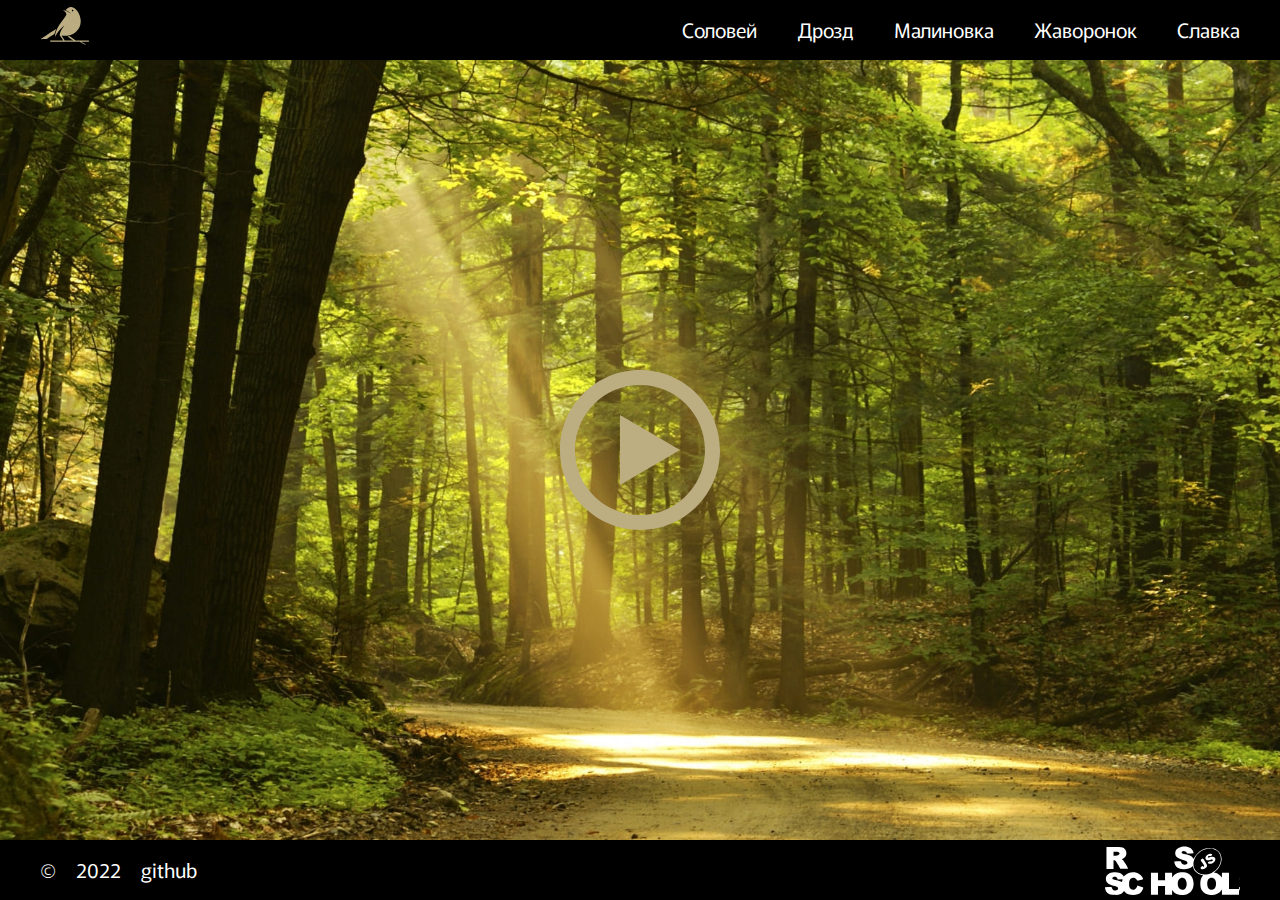
<file: ecosounds/index.html>
<!DOCTYPE html>
<html lang="en">
<head>
    <meta charset="UTF-8">
    <meta http-equiv="X-UA-Compatible" content="IE=edge">
    <meta name="viewport" content="width=device-width, initial-scale=1.0">
    <link rel="stylesheet" href="style.css">
    <link rel="icon" href="assets/favicon.ico">
    <title>eco-sounds</title>
</head>
<body>
    <div class="wrapper">
        <header class="header">
            <div class="container header__container">
                <div class="logo link_item active" data-nav="forest"></div>
                <nav class="nav__menu">
                    <ul class="nav__list">
                        <li class="nav__item link_item" data-nav="solovey">Соловей</li>
                        <li class="nav__item link_item" data-nav="drozd">Дрозд</li>
                        <li class="nav__item link_item" data-nav="zarynka">Малиновка</li>
                        <li class="nav__item link_item" data-nav="javoronok">Жаворонок</li>
                        <li class="nav__item link_item" data-nav="slavka">Славка</li>
                    </ul>
                </nav>
            </div>
        </header>
        <main class="main">           
            <button class="main__button"></button>            
        </main>
        <footer class="footer">
            <div class="container footer__container">
                <div class="footer__info">
                    <span>©</span>
                    <span class="footer__year">2022</span>
                    <a href="https://github.com/Slava137" class="github_link link_item">github</a>
                </div>
                <a href="https://rs.school/js-stage0/" class="rss_link link_item"></a>
            </div>
        </footer>
    </div>
    <script src="index.js"></script>
</body>
</html>
</file>
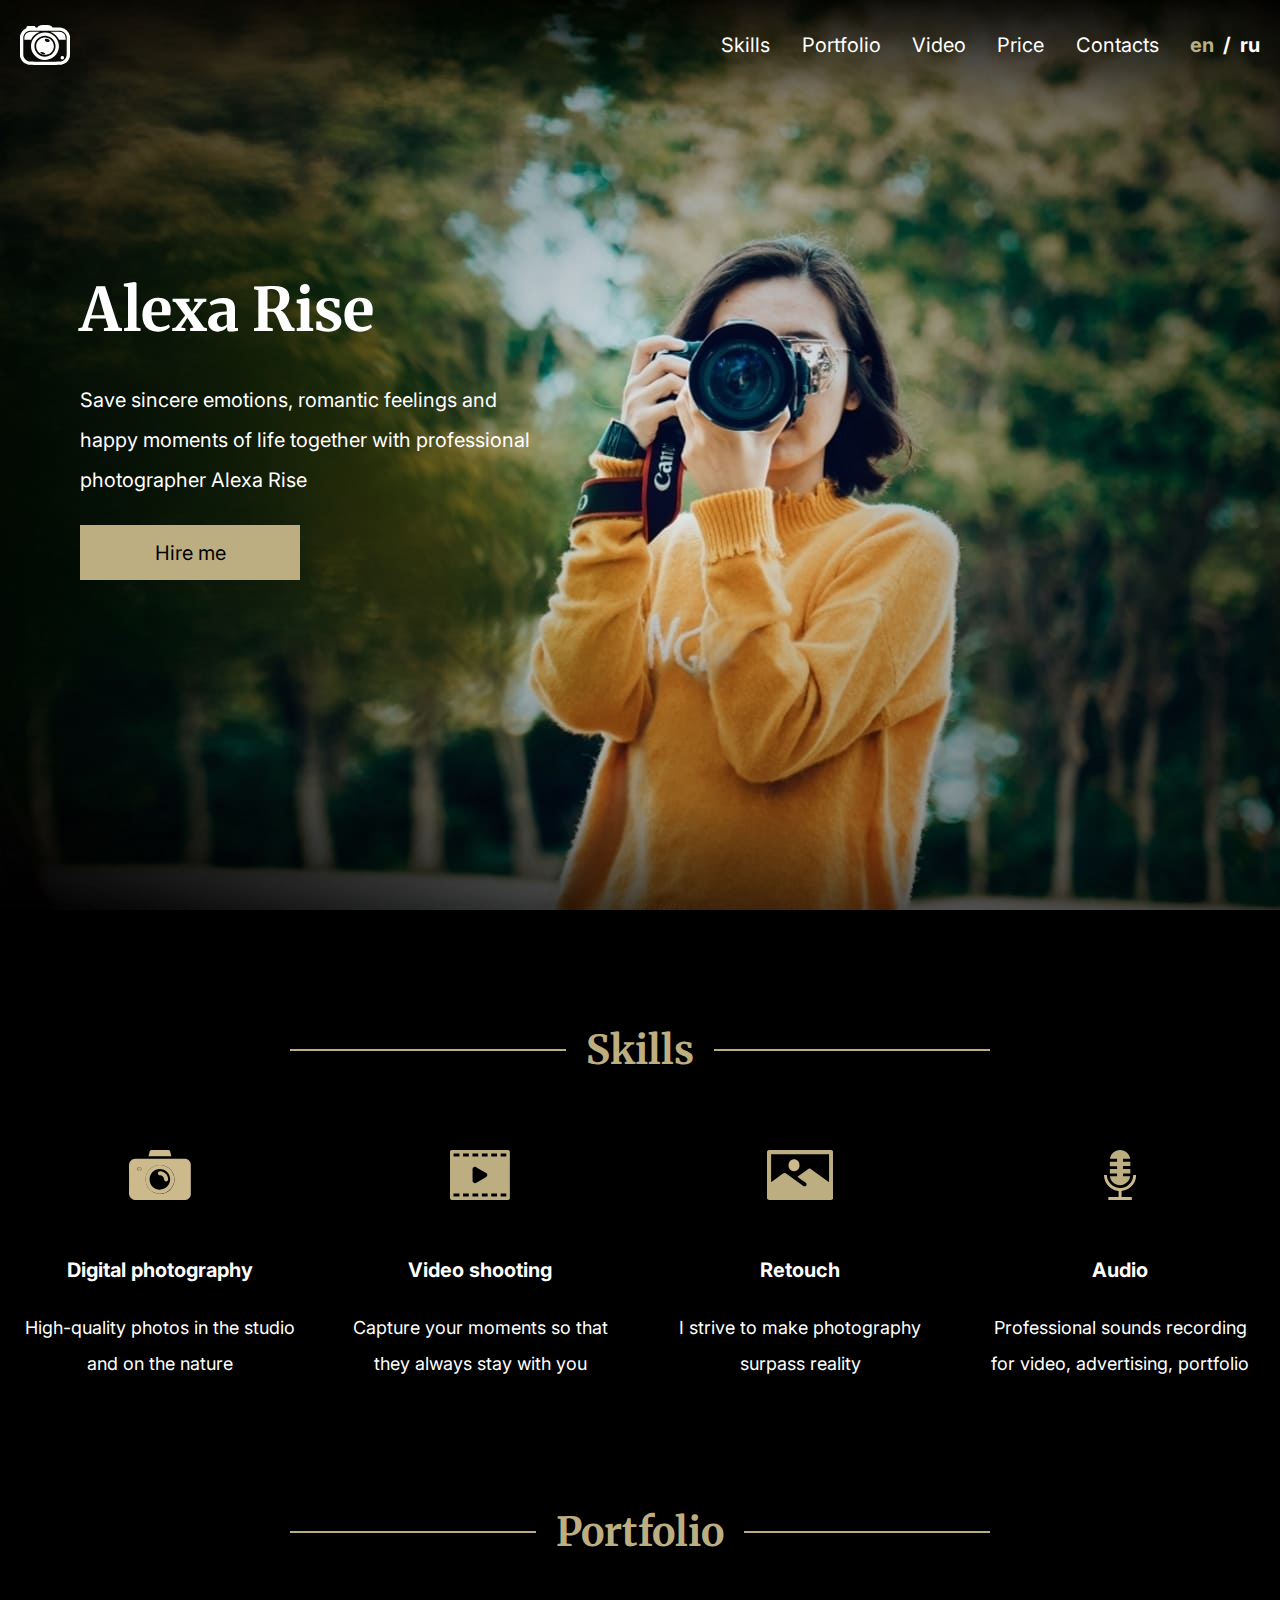
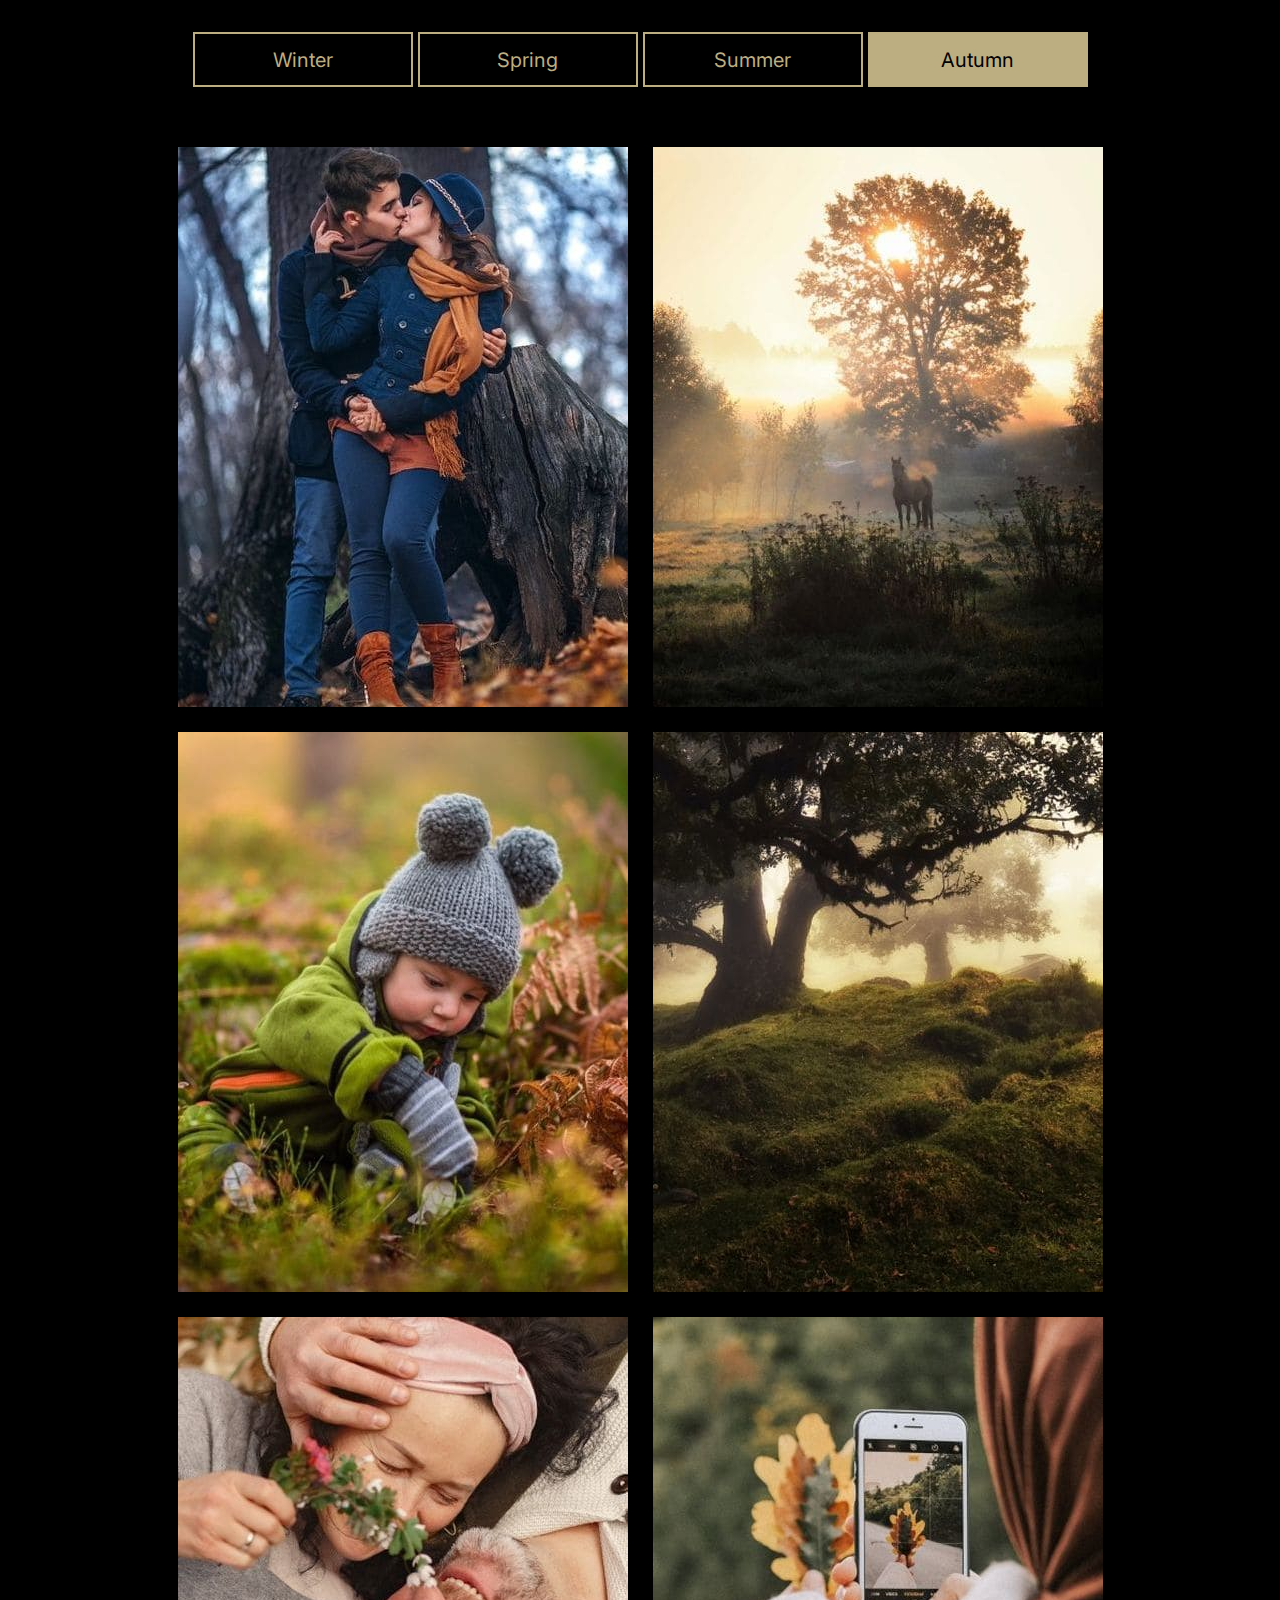
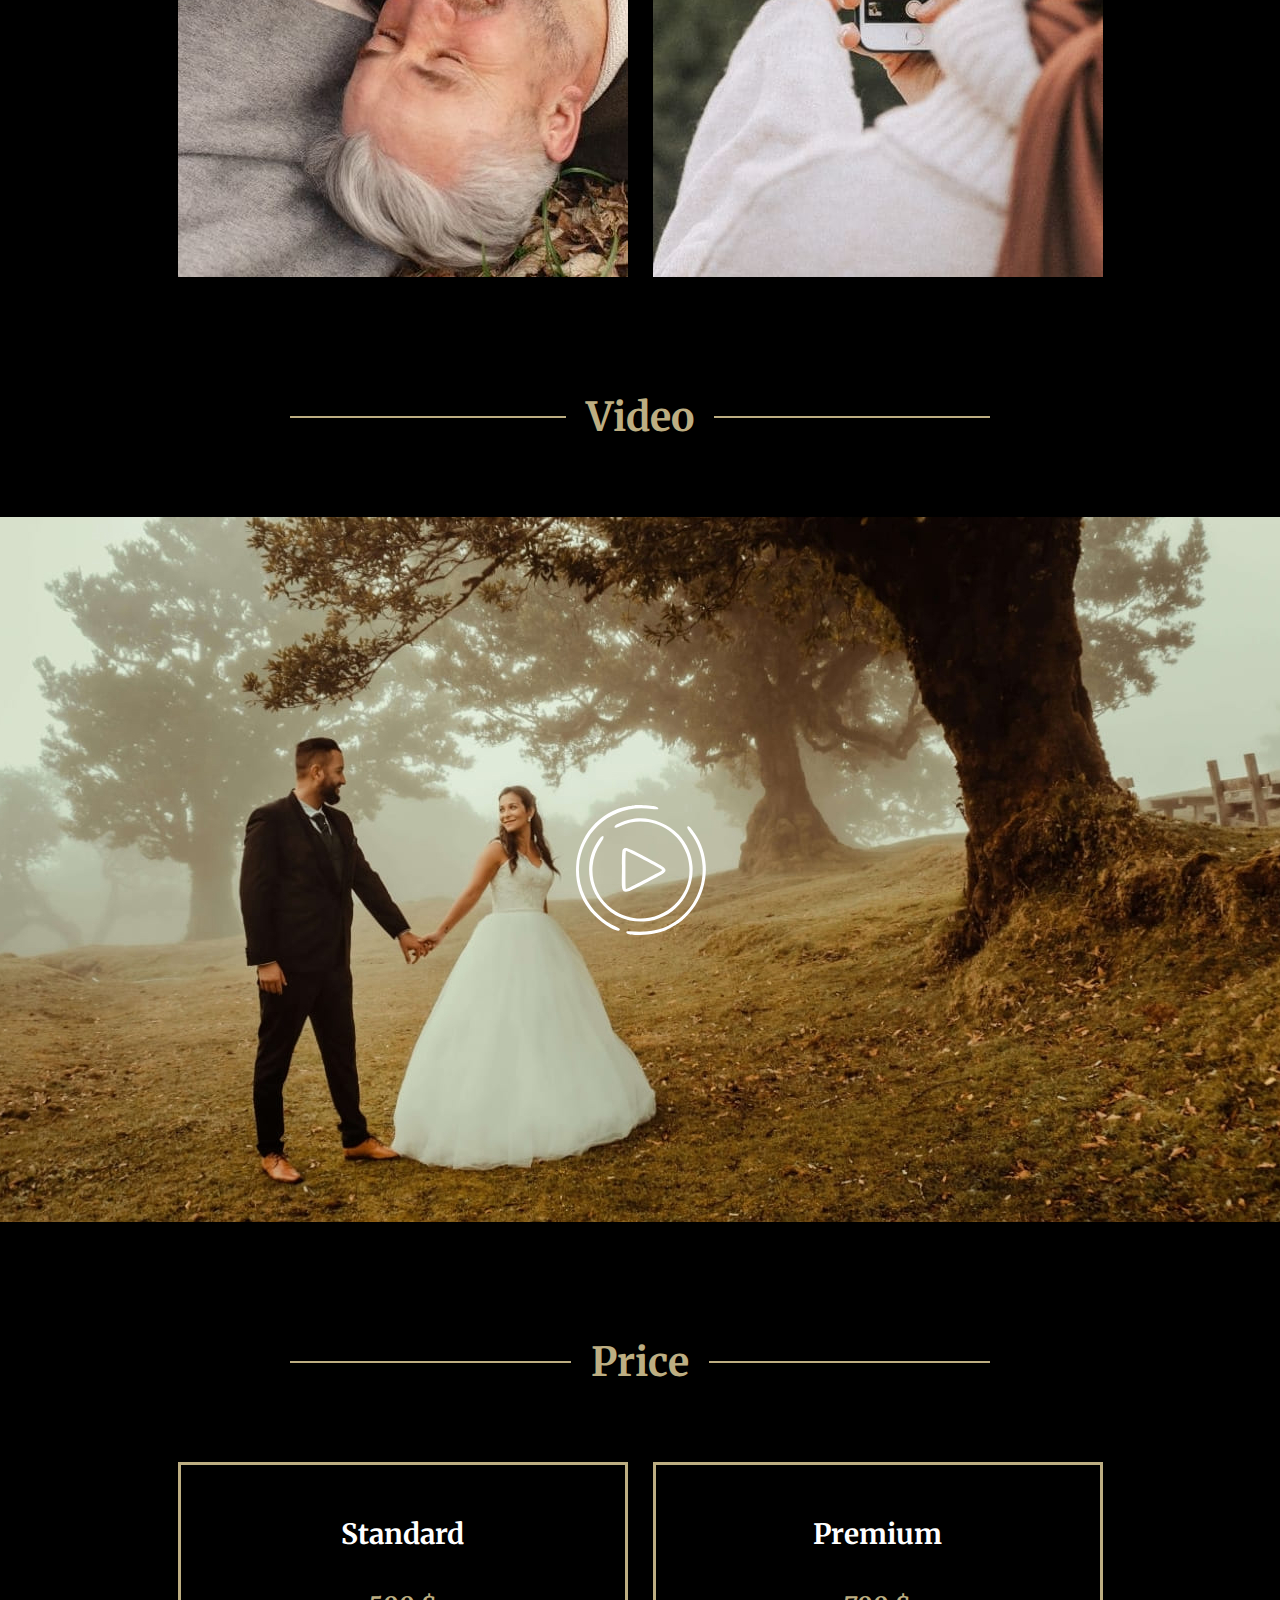
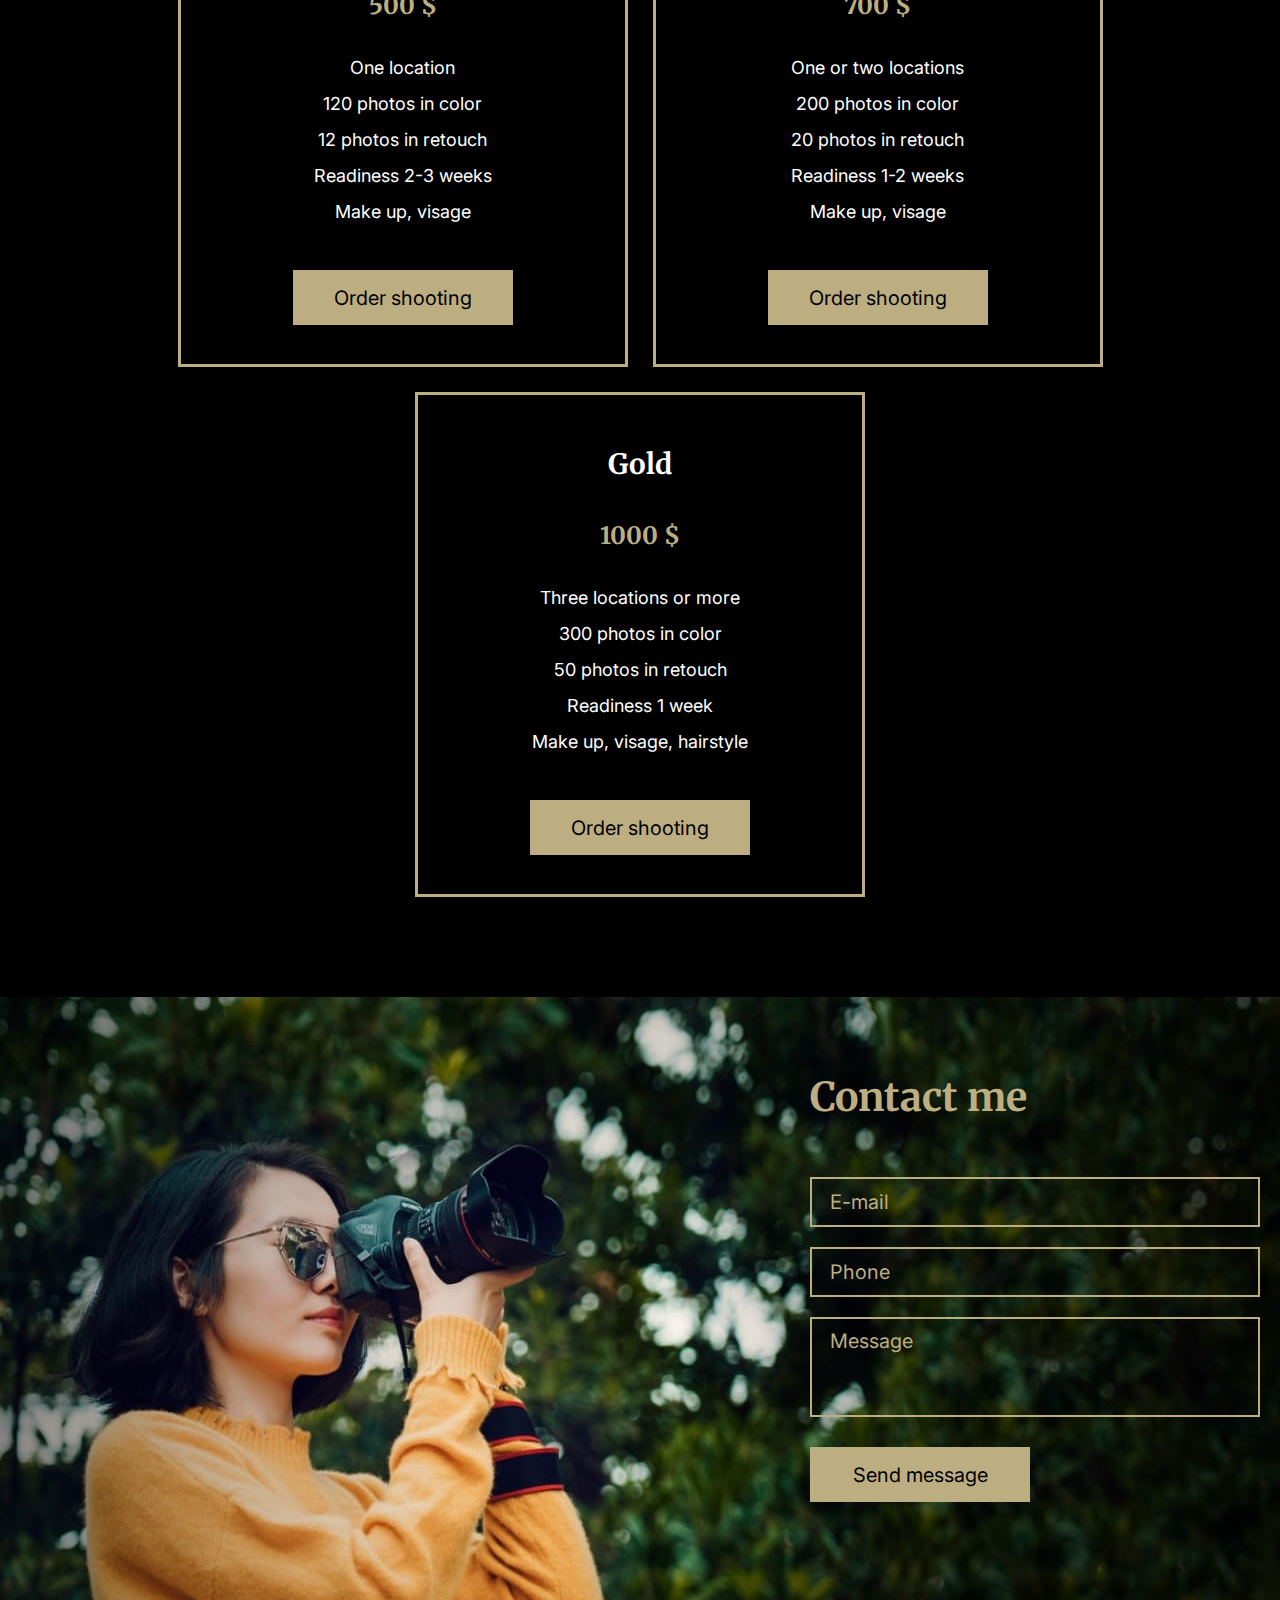
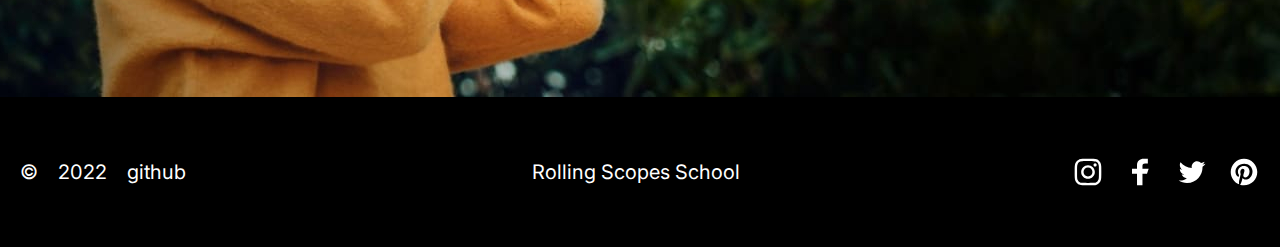
<file: portfolio/index.html>
<!DOCTYPE html>
<html lang="en">
<head>
    <meta charset="UTF-8">
    <meta http-equiv="X-UA-Compatible" content="IE=edge">
    <meta name="viewport" content="width=device-width, initial-scale=1.0">
    <link rel="stylesheet" href="style.css">
    <link rel="icon" href="assets/favicon_main.ico">
    <title>portfolio</title>
</head>
<body>
   <div class="wrapper">
    <header class="header">
        <div class="container">
            <div class="header__container">
                <div class="logo">
                 <img src="assets/svg/top_logo.svg" alt="Alexa Rise">
                </div>
                <nav class="nav__top">
                    <ul class="nav__list">
                        <li class="nav__item">
                            <a href="#skills" class="nav__link">Skills</a>
                        </li>
                        <li class="nav__item">
                            <a href="#portfolio" class="nav__link">Portfolio</a>
                        </li>
                        <li class="nav__item">
                            <a href="#video" class="nav__link">Video</a>
                        </li>
                        <li class="nav__item">
                            <a href="#price" class="nav__link">Price</a>
                        </li>
                        <li class="nav__item">
                            <a href="#contacts" class="nav__link">Contacts</a>
                        </li>
                    </ul>
                </nav>
                <div class="lang">
                    <label class="lang_item en active"> <input type="radio" value="en" style="display: none;" checked>en</label>                    
                    <p class="lang_between">/</p>
                    <label class="lang_item ru"> <input type="radio" value="ru" style="display: none;">ru</label>                    
                </div>
                <div class="burger__menu">
                    <span class="burger_line"></span>                    
                </div>  
            </div>                  
        </div>       
    </header> 
    <main class="main">
        <div class="container">
            <div class="hero__container">
                 <section class="section hero">
                     <div class="hero__title">
                         <h1 class="main__title" data-i18r="hero-title">Alexa Rise</h1>
                         <p data-i18r="hero-text">Save sincere emotions, romantic feelings and happy moments of life together with professional photographer Alexa Rise</p>
                         <button type="submit" class="gold_button" data-i18r="hire">Hire me</button>
                     </div>
                 </section>
            </div>           
            <section class="section skills" id="skills">               
                 <div class="title__wrapper">
                     <h2 class="section__title" data-i18r="skills">Skills</h2> 
                 </div>                                              
                 <div class="skills__items">
                     <div class="skills_item camera">
                         <img src="assets/svg/camera_skill.svg" alt="Digital photography" class="skills__icon">
                         <h4 data-i18r="skills-title-1">Digital photography</h4>
                         <p data-i18r="skills-text-1">High-quality photos in the studio and on the nature</p>
                     </div>
                     <div class="skills_item video">
                         <img src="assets/svg/video_skill.svg" alt="Video shooting" class="skills__icon">
                         <h4 data-i18r="skills-title-2">Video shooting</h4>
                         <p data-i18r="skills-text-2">Capture your moments so that they always stay with you</p>
                     </div>
                     <div class="skills_item image">
                         <img src="assets/svg/image_skill.svg" alt="Retouch" class="skills__icon">
                         <h4 data-i18r="skills-title-3">Retouch</h4>
                         <p data-i18r="skills-text-3">I strive to make photography surpass reality</p>
                     </div>
                     <div class="skills_item micro">
                         <img src="assets/svg/mic_skill.svg" alt="Audio" class="skills__icon">
                         <h4 data-i18r="skills-title-4">Audio</h4>
                         <p data-i18r="skills-text-4">Professional sounds recording for video, advertising, portfolio</p>
                     </div>
                 </div>
            </section>
            <section class="section" id="portfolio">
                 <div class="title__wrapper">
                     <h2 class="section__title" data-i18r="portfolio">Portfolio</h2>                    
                 </div>
                 <div class="seasons">
                     <button type="button" class="black_button prt_button winter_button" data-i18r="winter">Winter</button>
                     <button type="button" class="black_button prt_button spring_button" data-i18r="spring">Spring</button>
                     <button type="button" class="black_button prt_button summer_button" data-i18r="summer">Summer</button>
                     <button type="button" class="black_button prt_button active autumn_button" data-i18r="autumn">Autumn</button>
                 </div>
                 <div class="photo">
                     <img src="assets/img/autumn/1.jpg" alt="image" class="portfolio__image">
                     <img src="assets/img/autumn/2.jpg" alt="image" class="portfolio__image">
                     <img src="assets/img/autumn/3.jpg" alt="image" class="portfolio__image">
                     <img src="assets/img/autumn/4.jpg" alt="image" class="portfolio__image">
                     <img src="assets/img/autumn/5.jpg" alt="image" class="portfolio__image">
                     <img src="assets/img/autumn/6.jpg" alt="image" class="portfolio__image">
                 </div>
            </section>
            <section class="section" id="video">
                 <div class="title__wrapper">
                     <h2 class="section__title" data-i18r="video">Video</h2>                    
                 </div>
                 <div class="video__player">
                     <button class="video__button"><img src="assets/svg/play_hover_video.svg" alt="play" class="img__button"></button>
                 </div>
            </section>
            <section class="section" id="price">
                 <div class="title__wrapper">
                     <h2 class="section__title" data-i18r="price">Price</h2>                    
                 </div>
                 <div class="price__items">
                     <div class="one__price">
                         <h3 class="price__title">Standard</h3>
                         <span class="price__service">500 &#36;</span>
                         <div class="price__description">
                             <span class="price__text" data-i18r="price-description-1-span-1">One location</span>
                             <span class="price__text" data-i18r="price-description-1-span-2">120 photos in color</span>
                             <span class="price__text" data-i18r="price-description-1-span-3">12 photos in retouch</span>
                             <span class="price__text" data-i18r="price-description-1-span-4">Readiness 2-3 weeks</span>
                             <span class="price__text" data-i18r="price-description-1-span-5">Make up, visage</span>
                         </div>
                         <button type="button" class="gold_button" data-i18r="order">Order shooting</button>
                     </div>
                     <div class="one__price">
                         <h3 class="price__title">Premium</h3>
                         <span class="price__service">700 $</span>
                         <div class="price__description">
                             <span class="price__text" data-i18r="price-description-2-span-1">One or two locations</span>
                             <span class="price__text" data-i18r="price-description-2-span-2">200 photos in color</span>
                             <span class="price__text" data-i18r="price-description-2-span-3">20 photos in retouch</span>
                             <span class="price__text" data-i18r="price-description-2-span-4">Readiness 1-2 weeks</span>
                             <span class="price__text" data-i18r="price-description-2-span-5">Make up, visage</span>
                         </div>
                         <button type="button" class="gold_button" data-i18r="order">Order shooting</button>
                     </div>
                     <div class="one__price">
                         <h3 class="price__title">Gold</h3>
                         <span class="price__service">1000 $</span>
                         <div class="price__description">
                             <span class="price__text" data-i18r="price-description-3-span-1">Three locations or more</span>
                             <span class="price__text" data-i18r="price-description-3-span-2">300 photos in color</span>
                             <span class="price__text" data-i18r="price-description-3-span-3">50 photos in retouch</span>
                             <span class="price__text" data-i18r="price-description-3-span-4">Readiness 1 week</span>
                             <span class="price__text" data-i18r="price-description-3-span-5">Make up, visage, hairstyle</span>
                         </div>
                         <button type="button" class="gold_button" data-i18r="order">Order shooting</button>
                     </div>
                 </div>
            </section>
            <section class="section contacts" id="contacts">                
                <div class="contacts__info">
                     <h2 class="section__title contacts_title" data-i18r="contacts">Contact me</h2>
                     <div class="contacts__form">
                         <input type="email" placeholder="E-mail" class="name_email form_item">
                         <input type="tel" placeholder="Phone" class="name_tel form_item">
                         <textarea name="text" placeholder="Message" class="write_text form_item"></textarea>
                     </div>
                     <button type="submit" class="gold_button"  data-i18r="send-message">Send message</button>
                </div>               
            </section>           
        </div>            
    </main>
    <footer class="footer">
     <div class="container footer__container">
            <div class="footer__info">
                <span>©</span>
                <span class="footer_year">2022</span>
                <span><a href="https://github.com/Slava137" class="footer_link github_link">github</a></span>
            </div>
            <p class="link_RSS"><a href="https://rs.school/js-stage0/" class="footer_link">Rolling Scopes School</a></p>
            <ul class="social__network">
                 <li><a href="https://www.instagram.com/"><img src="assets/svg/inst.svg" alt="Instagram" class="footer_link"></a></li>
                 <li><a href="https://www.facebook.com"><img src="assets/svg/facebook.svg" alt="Facebook" class="footer_link"></a></li>
                 <li><a href="https://twitter.com"><img src="assets/svg/twitter.svg" alt="Twitter" class="footer_link"></a></li>
                 <li><a href="https://www.pinterest.com/"><img src="assets/svg/pinterest.svg" alt="Pinterest" class="footer_link"></a></li>
            </ul>
     </div>
    </footer>
   </div>
   <script src="index.js"></script>
</body>
</html>
</file>
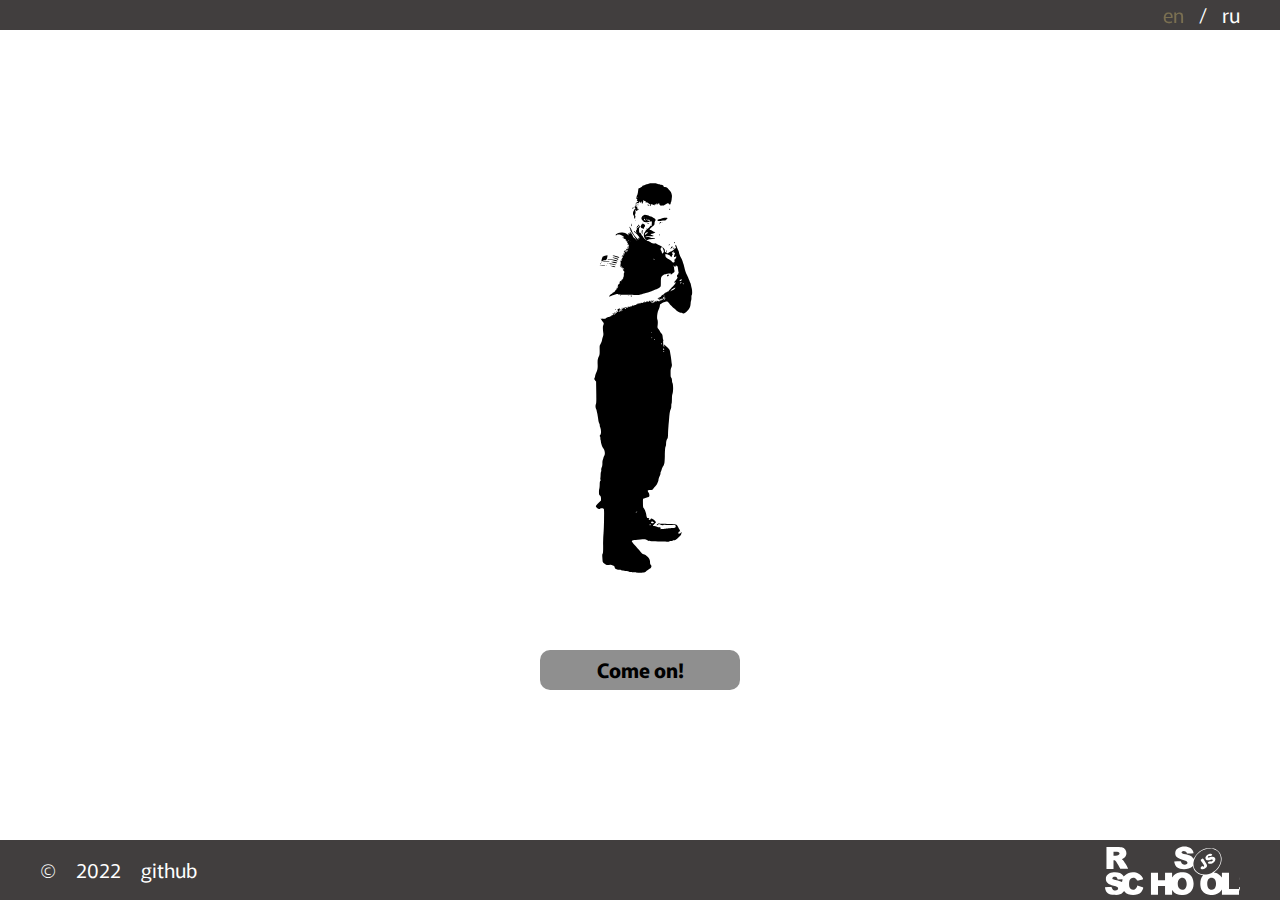
<file: random-jokes/index.html>
<!DOCTYPE html>
<html lang="en">
<head>
    <meta charset="UTF-8">
    <meta http-equiv="X-UA-Compatible" content="IE=edge">
    <meta name="viewport" content="width=device-width, initial-scale=1.0">
    <link rel="stylesheet" href="style.css">
    <link rel="icon" href="assets/favicon.ico">
    <title>random-jokes</title>
</head>
<body>
    <div class="wrapper">
        <header class="header">
            <div class="container header__container">
                <div class="lang">
                    <label class="lang_item en active"> <input type="radio" value="en" style="display: none">en</label>                    
                    <span>/</span>
                    <label class="lang_item ru"> <input type="radio" value="ru" style="display: none">ru</label>                    
                </div>
            </div>
        </header>
        <main class="main">
            <div class="container main__container">
                <div class="hero__image"></div>
                <p class="main_text"></p>
                <button class="main_button">Come on!</button>             
            </div>
        </main>
        <footer class="footer">
            <div class="container footer__container">
                <div class="footer__info">
                    <span>©</span>
                    <span class="footer__year">2022</span>
                    <a href="https://github.com/Slava137" class="github_link link_item">github</a>
                </div>
                <a href="https://rs.school/js-stage0/" class="rss_link link_item"></a>
            </div>
        </footer>
    </div>
    <script src="index.js"></script>
</body>
</html>
</file>
<file: ecosounds/style.css>
@import url('https://fonts.googleapis.com/css2?family=Murecho:wght@400;700&display=swap');

h1, h2, h3, h4, h5, h6, p, blockquote, pre,
a, abbr, acronym, address, big, cite, code,
del, dfn, em, img, ins, kbd, q, s, samp,
small, strike, strong, sub, sup, tt, var,
b, u, i, center, body,
dl, dt, dd, ol, ul, li,
fieldset, form, label, legend,
table, caption, tbody, tfoot, thead, tr, th, td,
article, aside, canvas, details, embed, 
figure, figcaption, footer, header, hgroup, 
menu, nav, output, ruby, section, summary,
time, mark, audio, video {
	margin: 0;
	padding: 0;
	border: 0;
	font-size: 100%;
}

* {
    box-sizing: border-box;
}

.wrapper {
    min-height: 100%;
    overflow: hidden;
}

.container {
    max-width: 1440px;
    margin: 0 auto;
    padding: 0 40px;    
}

html {
    font-family: 'Murecho', sans-serif;
    font-style: normal;
    font-weight: 400;
    font-size: 10px;
    line-height: 10px;
    color: #FFFFFF;
    background-color: #000000; 
}

/* start for header */
.header__container {
    display: flex;
    flex-wrap: wrap;
    justify-content: space-between;
    align-items: center;
    height: 60px;
}

.logo {
    width: 50px;
    height: 50px;
    background: url(assets/svg/logo.svg);
    background-size: contain;
    background-repeat: no-repeat;
    cursor: pointer;  
}

.logo.active {
    filter: invert(26%) sepia(15%) saturate(638%) hue-rotate(7deg) brightness(92%) contrast(87%);
}

.link_item:hover {
    transition: 0.5s;
    filter: invert(26%) sepia(15%) saturate(638%) hue-rotate(7deg) brightness(92%) contrast(87%);
}

.nav__list {
    display: flex;
    flex-wrap: wrap;
    justify-content: space-between;
    align-items: center;
    height: 50px;
    gap: 40px;
}

.nav__item {
    list-style: none;
    font-size: 2.0rem;
    line-height: 5.0rem;
    cursor: pointer;    
}
.nav__item.active {
    color: #BDAE82;
}

.nav__item.active:hover {
    transition: 0.5s;
    filter: invert(66%) brightness(82%) contrast(57%);
}
/* start for main */

.main {
    background: url(assets/img/forest.jpg);
    background-size: cover;
    height: calc(100vh - 120px);
    display: flex;
    justify-content: center;
    align-items: center;
}

.main__button {
    background: url(assets/svg/play.svg);
    background-repeat: no-repeat;
    background-size: contain;
    width: 160px;
    height: 160px;
    border: 0;
    background-color: transparent;
}

.main__button:hover {
    filter: brightness(.85);
}

.main__button.active {
    background: url(assets/svg/pause.svg);
    background-repeat: no-repeat;
    background-size: contain;
    width: 160px;
    height: 160px;
    border: 0;
    background-color: transparent;
}
/* start for footer */
.footer__container {
    display: flex;
    justify-content: space-between;
    align-items: center;
    height: 60px;
    padding: 0 40px;
    background-color: #000000;    
}

.footer__info {
    display: flex;
    font-size: 2.0rem;
    gap: 20px;
}

.github_link {
    text-decoration: none;    
    color: #FFFFFF;  
}

.rss_link {
    background: url(assets/svg/rss.svg);
    background-size: contain;
    width: 135px;
    height: 50px;
    text-decoration: none;       
}
</file>
<file: portfolio/style.css>
@import url('https://fonts.googleapis.com/css2?family=Inter:wght@400;700&family=Merriweather:wght@700&display=swap');

:root {
    --merriweather: 'Merriweather', serif;
    --inter: 'Inter', sans-serif;
}

h1, h2, h3, h4, h5, h6, p, blockquote, pre,
a, abbr, acronym, address, big, cite, code,
del, dfn, em, img, ins, kbd, q, s, samp,
small, strike, strong, sub, sup, tt, var,
b, u, i, center, body,
dl, dt, dd, ol, ul, li,
fieldset, form, label, legend,
table, caption, tbody, tfoot, thead, tr, th, td,
article, aside, canvas, details, embed, 
figure, figcaption, footer, header, hgroup, 
menu, nav, output, ruby, section, summary,
time, mark, audio, video {
	margin: 0;
	padding: 0;
	border: 0;
	font-size: 100%;
}

* {
    box-sizing: border-box;
}

.wrapper {
    min-height: 100%;
    overflow: hidden;
}

.container {
    max-width: 1440px;
    margin: 0 auto;    
}

html {
    font-family: var(--inter);
    font-style: normal;
    font-weight: 400;
    font-size: 10px;
    line-height: 10px;
    color: #FFFFFF;
    background-color: #000000; 
    scroll-behavior: smooth; 
}

/* start styles for header */
.header__container {
    display: flex;
    flex-wrap: wrap;
    align-items: center;
    height: 90px;
}

.logo {
    width: 50px;
    height: 50px;
    margin-left: 20px;
    background-size: contain;
    background-repeat: no-repeat;  
    cursor: pointer;
    transition: color 0.5s;
}

.logo:hover {
    filter: invert(26%) sepia(15%) saturate(638%) hue-rotate(7deg) brightness(92%) contrast(87%);
}

.nav__top {
    margin-left: auto;
}

.nav__list {
    display: flex;
    flex-wrap: wrap;
    justify-content: space-evenly;
    align-items: center;
    width: 500px;
    height: 50px;

}

.nav__item {
    list-style: none;
}

.nav__link {
    font-size: 2.0rem;
    line-height: 5.0rem;
    text-decoration: none;
    color: #FFFFFF;
}

.nav__link:hover {
    filter: invert(26%) sepia(15%) saturate(638%) hue-rotate(7deg) brightness(92%) contrast(87%);
}

.lang {
    display: flex;
    flex-wrap: wrap;
    justify-content: space-between;
    font-size: 2.0em;
    line-height: 5.0rem;
    font-weight: 700;
    width: 70px;
    margin-right: 20px;
}

.lang_item {
    cursor: pointer;
}

.ru:hover {
    color: #BDAE82;
}

.lang_item.active {
    color: #BDAE82;
}

/* end styles for header */

.section {
    margin-bottom: 100px;
}

/* start styles for hero */
.hero__container {
    background: url(assets/img/bg.jpg) no-repeat center 0;
    background-size: auto;
    margin-top: -90px;    
}

.hero__title {
    padding-top: 250px;
    margin-left: 80px;
    padding-bottom: 330px; 
    width: 500px;
}

.main__title {
   font-family: var(--merriweather);
    font-weight: 700;
    font-size: 6.0rem;
    line-height: 12.0rem;
    color: #FFFFFF;
    margin-bottom: 10px;
} 

.hero p {
    font-size: 2.0rem;
    line-height: 4.0rem;
    width: 470px;
    margin-bottom: 25px;
}

.gold_button {
    width: 220px;
    height: 55px;
    padding: 0;
    font-family: inherit;
    font-size: 2.0rem;
    line-height: 4.0rem;
    color: #000000;
    background-color: #BDAE82;
    border: 0;
    cursor: pointer;
    transition:color 0.5s;
}

.gold_button:hover {
    color: #FFFFFF;
}

.prt_button.active {
    width: 220px;
    height: 55px;
    padding: 0;
    font-family: inherit;
    font-size: 2.0rem;
    line-height: 4.0rem;
    color: #000000;
    background-color: #BDAE82;
    border: 0;
    cursor: pointer;
    transition:color 0.5s;
}
/* end styles for hero */

/*start styles for skills*/
.section__title {
    font-family: var(--merriweather);
    font-weight: 700;
    font-size: 4.0rem;
    line-height: 8.0rem;
    color: #BDAE82;
    background-color: #000000;
    display: inline-block;
    padding: 0 20px;
}

.title__wrapper {
    width: 700px;
    margin: 0 auto;
    text-align: center;
    background-image: linear-gradient(to top, #000 39px, #bdae82 39px, #bdae82 41px, #000 41px);
    margin-bottom: 60px;
}

.skills__items {
    display: flex;
    flex-wrap: wrap;
    justify-content: space-around;
}

.skills_item {
    display: flex;
    flex-direction: column;
    align-items: center;
    text-align: center;
    width: 320px;
}

.skills__icon {
    padding-bottom: 50px;
}
.skills_item h4 {
    font-weight: 700;
    font-size: 2.0rem;
    line-height: 4.0rem;
    width: 280px;
    padding-bottom: 20px;
}

.skills__items p {
    font-size: 1.8rem;
    line-height: 3.6rem;
    padding: 0 20px 10px;
}
/*end styles for skills*/

/*start styles for portfolios*/
.seasons {
    margin-bottom: 60px;
    display: flex;
    flex-wrap: wrap;
    justify-content: center;
    gap: 5px;
}

.black_button {
    width: 220px;
    height: 55px;
    padding: 0;
    font-family: inherit;
    font-size: 2.0rem;
    line-height: 4.0rem;
    color: #BDAE82;
    background-color: transparent;
    border: 2px solid #BDAE82;
    cursor: pointer;
    transition:color 0.5s;
}



.black_button:hover {
    color: #FFFFFF;
}

.photo {
    padding: 0 20px;
    display: flex;
    flex-wrap: wrap;
    gap: 25px;

}
.portfolio__image {
    max-width: 450px;
    max-height: 560px;
}
/*end styles for portfolio*/

/*start styles for video*/
.video__player {
    display: flex;
    justify-content: center;
    align-items: center;
    position: relative;
    background: url(assets/img/video-player_scrin.jpg) no-repeat center 0;
    background-size: auto;
    width: 100%;
    height: 705px;
    padding: 0 20px;
}


.video__button {
    position: absolute;
    background: transparent;
    border: 0;
    padding: 0;
    padding-top: 3px;
    padding-left: 2px;
}

.img__button {
    cursor: pointer;
    transition:color 0.5s;    
}

.img__button:hover {
    filter: invert(26%) sepia(15%) saturate(638%) hue-rotate(7deg) brightness(92%) contrast(87%);
}
/*end styles for video*/

/*start styles for price*/
.price__items {
    display: flex;
    flex-wrap: wrap;
    padding: 0 20px;
    gap: 25px;
}

.one__price {
    width: 450px;
    height: 505px;
    display: flex;
    flex-direction: column;
    align-items: center;
    border: 3px solid #BDAE82;
}    

.price__title {
    font-family: var(--merriweather);
    font-weight: 700;
    font-size: 2.8rem;
    line-height: 5.6rem;
    padding-top: 41px;
    padding-bottom: 20px;
}

.price__service {
    font-family: var(--merriweather);
    font-weight: 700;
    font-size: 2.4rem;
    line-height: 4.8rem;
    color: #BDAE82;
    padding-bottom: 20px;
}
.one__price span {
    display: block;
}

.price__text {
    font-size: 1.8rem;
    line-height: 3.6rem;
    text-align: center;
}

.price__description {
    padding-bottom: 40px;
}
/*end styles for price*/

/*start styles for contacts*/
.contacts {
    position: relative;
    margin: 0;
    background: url(assets/img/contact_me.jpg) no-repeat center 0;
    background-size: auto;
    width: 100%;
    height: 700px;
}

.contacts__info {
    position: absolute;
    display: flex;
    flex-direction: column;
    width: 450px;
    height: 445px;
    top: 60px;
    right: 20px;    
}

.contacts h2 {
    background: transparent;
    padding: 0;
    padding-bottom: 40px;
}

.contacts__form {
    display: flex;
    flex-direction: column;
}

.name_email, .name_tel {
    width: 450px;
    height: 50px;
    background: transparent;
    border: 2px solid #BDAE82;
    margin-bottom: 20px;
}

.write_text {
    width: 450px;
    height: 100px;
    resize: none;
    border: 2px solid #BDAE82;
    background: transparent;
    margin-bottom: 30px;
}

.form_item {
    font-family: var(--inter);
    font-weight: 400;
    font-size: 2.0rem;
    line-height: 4.0rem;    
    padding-left: 18px;
    color: #BDAE82;
}

.form_item::placeholder {
    font-family: var(--inter);
    font-weight: 400;
    font-size: 2.0rem;
    line-height: 4.0rem;
    color: #BDAE82;    
}
/*end styles for contacts*/

/*end styles for footer*/
.footer__container {
    display: flex;
    flex-wrap: wrap;
    justify-content: space-between;
    align-items: center;
    height: 150px;
    padding: 0 20px;
}

.link_RSS {    
    font-size: 2.0rem;
    line-height: 5.0rem;
}

.footer__info {    
    display: flex;
    gap: 20px;
    font-size: 2.0rem;
    line-height: 5.0rem;
    padding-right: 13px;
}

footer a {
    text-decoration: none;
    color: #FFFFFF;
}

.social__network {
    display: flex;
    width: 188px;
    gap: 20px;
}

.social__network li {
    list-style: none;
}

.footer_link {
    cursor: pointer;
    transition:color 0.5s;
}

.footer_link:hover {
    filter: invert(26%) sepia(15%) saturate(638%) hue-rotate(7deg) brightness(92%) contrast(87%);
}
/*end styles for footer*/

/* start styles for devices with screen from 1439px for 769px*/
@media (min-width: 769px) and (max-width: 1439px) {   
    .photo {
        justify-content: center;
    }
    
    .price__items {
        justify-content: center;
    }
  
}
/* end styles for devices with screen from 1439px for 769px*/

/* start styles for devices with screen 768px*/
@media (max-width: 768px) { 
    body.active {
        overflow: hidden;
    }
    
    .logo {
        margin-left: 60px;
    }

    .nav__top {
        position: fixed;
        width: 620px;
        height: 100%;
        top: 0;
        right: -100%;
        transition: 0.5s;
        background-color: #000;        
    }
    
    .nav__top.active {
        right: 0;        
    }

    .nav__list {
        box-sizing: content-box;
        flex-direction: column;
        align-items: flex-start;
        justify-content: space-between;     
        height: 429px;
        width: 150px;
        padding-top: 134px;
        padding-left: 127px;
    }

    .nav__link {
        font-size: 3.5rem;
        line-height: 7.255rem;        
    }

    .lang {
        margin-left: auto;
        width: 106px;
    }

    .en {
        padding-left: 24px;
    }

    .lang_between {
        padding-right: 10px;
    }

    .burger__menu {
        display: block;
        width: 50px;
        height: 50px;
        position: relative;
        margin-right: 64px;
    }
    
    .burger__menu:before,
    .burger__menu:after {
        content: '';
        background-color: #FFFFFF;
        position: absolute;
        width: 100%;
        height: 3px;
        transition: 0.5s;
    }
    
    .burger__menu span {
        position:absolute;
        background-color: #FFFFFF;
        width: 100%;
        height: 3px;
        top: 23px;
    }
    
    .burger__menu:before {
        top: 11px;
    }
    
    .burger__menu:after {
        bottom: 11px;
    }

    .burger__menu.active:before {
        transform: rotate(45deg);
        top: 24px
    }

    .burger__menu.active:after {
        transform: rotate(-45deg);
        bottom: 24px
    }

    .burger__menu.active span {
        transform: scale(0);
    }

    .section {
        margin-bottom: 80px;
    }

    .hero__container {
        background: url(assets/img/bg_768px.jpg) no-repeat center 0;
    }

    .hero__title {
        padding-top: 168px;
        margin-left: 60px;
        padding-bottom: 152px; 
        width: 390px;
    }

    .main__title {
         font-weight: 400;
         font-size: 3.2rem;
         line-height: 6.4rem;
         margin-bottom: 20px;     
     } 

    .hero p {
        line-height: 2.4rem;
        width: 390px;
        margin-bottom: 60px;
    }

    .gold_button {
        height: 54px;
    }

    .title__wrapper {
        width: 364px;
        margin-bottom: 50px;
    }

    .section__title {        
        font-size: 3.2rem;
        line-height: 4.022rem;
        padding: 20px;
    }

    .skills__items {
        justify-content: space-evenly;
        padding: 0 20px;
        margin-top: -14px;                      /* т.к. в этой секции меньше отступ, чем под остальными заголовками */
    }

    .skills_item { 
        width: 300px;
        padding: 9px 0 27px;
        margin-right: 4px;            
    }

    .skills {
        margin-bottom: 93px;
    }    

    .skills__icon {
        padding-bottom: 30px;
    }

    .skills__items p {        
        line-height: 2.178rem;
        padding: 0 10px 40px;
    }

    .seasons {
        padding: 0 50px;
    }

    .photo {
        padding: 0;
        flex-direction: column;
        align-content: center;
    }

    .video__player {
        background: url(assets/img/video-player_scrin_768px.jpg) no-repeat center 0;
        height: 418px;
        padding: 0;
    }

    .video__button {
        padding-left: 0;
        padding-right: 3px;
    }

    .img__button {
        max-width: 64.6px;
    }

    .price__items {
        flex-direction: column;
        align-items: center;
        gap: 50px;
    }

    .one__price {
        width: 420px;
    }

    .contacts {
        background: url(assets/img/contact_me_768px.jpg) no-repeat center 0;
        height: 600px;
        margin: 0;
    }

    .contacts__info {
        align-items: center;
        height: 429px;
        right: 159px;
    }

    .contacts_title {
        font-size: 3.2rem;
        line-height: 6.4rem;
    }

    .footer__container {
        justify-content: start;
        flex-direction: column;
        height: 190px;
        padding: 0;
    }

    .footer__info {
        line-height: 2.42rem;
        gap: 0;
        padding-right: 0;
        display: flex;
        justify-content: space-evenly;
        width: 210px;
        padding-top: 28px;
        padding-bottom: 16px;
    }

    .footer_year {
        width: 52px;
    }

    .github_link {
        width: 62px;
    }

   .link_RSS {
        line-height: 2.42rem;
        padding-bottom: 20px;
    } 

    .social__network {
        height: 50px;
        align-items: center;
    }

}
/* end styles for devices with screen 768px*/
</file>
<file: random-jokes/style.css>
@import url('https://fonts.googleapis.com/css2?family=Murecho:wght@400;700&display=swap');

h1, h2, h3, h4, h5, h6, p, blockquote, pre,
a, abbr, acronym, address, big, cite, code,
del, dfn, em, img, ins, kbd, q, s, samp,
small, strike, strong, sub, sup, tt, var,
b, u, i, center, body,
dl, dt, dd, ol, ul, li,
fieldset, form, label, legend,
table, caption, tbody, tfoot, thead, tr, th, td,
article, aside, canvas, details, embed, 
figure, figcaption, footer, header, hgroup, 
menu, nav, output, ruby, section, summary,
time, mark, audio, video {
	margin: 0;
	padding: 0;
	border: 0;
	font-size: 100%;
}

* {
    box-sizing: border-box;
}

.wrapper {
    min-height: 100%;
    overflow: hidden;
}

.container {
    max-width: 1440px;
    margin: 0 auto;
    padding: 0 40px;    
}

html {
    font-family: 'Murecho', sans-serif;
    font-style: normal;
    font-weight: 400;
    font-size: 10px;
    line-height: 10px;
    color: #FFFFFF;
}

.header__container {
    display: flex;
    justify-content: end;
    height: 30px;
    background-color: #413e3e;
}

.lang {
    display: flex;
    gap: 15px;
    font-size: 2.0rem;    
    align-items: center;
}

.lang_item.active {
    filter: invert(26%) sepia(25%) saturate(638%) hue-rotate(7deg) brightness(52%) contrast(67%);
}

.main__container {
    height: calc(100vh - 90px);
    display: flex;
    flex-direction: column;
    align-items: center;
    justify-content: center;
    gap: 25px;
    background-color: #FFFFFF; 
}

.hero__image {
    background: url(assets/Van-Damme.svg);
    background-size: contain;
    height: 420px;
    width: 320px;
    background-repeat: no-repeat;
}

.main_text {
    font-size: 2.4rem;
    line-height: 3.0rem;
    font-weight: 700;
    width: 90vw;
    text-align: center;
    color: #000000;
}

.main_button {
    height: 40px;
    width: 200px;
    font-family: 'Murecho', sans-serif;
    font-style: normal;
    font-weight: 700;
    font-size: 2.0rem;
    line-height: 2.0rem;
    background-color: #8f8f8f;
    cursor: pointer;
    border: 0;
    border-radius: 10px;
}

.main_button:hover {
    color: #FFFFFF;
}

.footer__container {
    display: flex;
    justify-content: space-between;
    align-items: center;
    height: 60px;
    background-color: #413e3e;    
}

.footer__info {
    display: flex;
    font-size: 2.0rem;
    gap: 20px;
}

.github_link {
    text-decoration: none;    
    color: #FFFFFF;  
}

.rss_link {
    background: url(assets/rss.svg);
    background-size: contain;
    width: 135px;
    height: 50px;
    text-decoration: none;       
}

.link_item:hover, .lang_item:hover {
    transition: 0.5s;
    cursor: pointer;
    filter: invert(26%) sepia(25%) saturate(638%) hue-rotate(7deg) brightness(52%) contrast(67%);
}


@media (min-width: 1640px) and (max-width: 1920px) {
    .header__container {
        height: 50px;
    }

    .lang {
        font-size: 2.8rem;
    }

    .main__container {
        height: calc(100vh - 130px);
    }

    .hero__image {
        height: 610px;
        width: 500px;        
    }

    .main_text {
        font-size: 3.0rem;
        line-height: 3.6rem;
    }

    .main_button {
        height: 50px;
        width: 250px;
        font-size: 2.6rem;
        line-height: 2.2rem;        
    }

    .footer__container {
        height: 80px;
    }

    .footer__info {
        font-size: 2.8rem;
    }
}

@media (max-width: 1024px) {
    .header__container {
        height: 20px;
    }

    .lang {
        font-size: 1.8rem;        
    }

    .main__container {
        height: calc(100vh - 70px);
        gap: 20px;
    }

    .main_text {
        font-size: 1.6rem;
        line-height: 2.2rem;
    }

    .hero__image {
        height: 320px;
        width: 230px;        
    }

    .main_button {
        height: 30px;
        width: 180px;
        font-size: 1.8rem;
        line-height: 2.0rem;        
    }

    .footer__container {
        height: 50px;
    }

    .footer__info {
        font-size: 1.8rem;
    }

    .rss_link {      
        background-repeat: no-repeat; 
        width: 115px;
        height: 40px;               
    }
}

@media (max-width: 480px) {
    .container {        
        padding: 0 10px;    
    }
    
    .main__container {
        height: calc(100vh - 50px);
        gap: 15px;
    }

    .hero__image {
        height: 310px;
        width: 220px;        
    }

    .main_text {
        font-size: 1.5rem;
        line-height: 2.0rem;
    }

    .footer__container {
        height: 30px;
    }

    .footer__info {
        font-size: 1.8rem;
        gap: 12px;
    }

    .rss_link {
        width: 105px;
        height: 30px;
        text-decoration: none;       
    }
}
</file>
